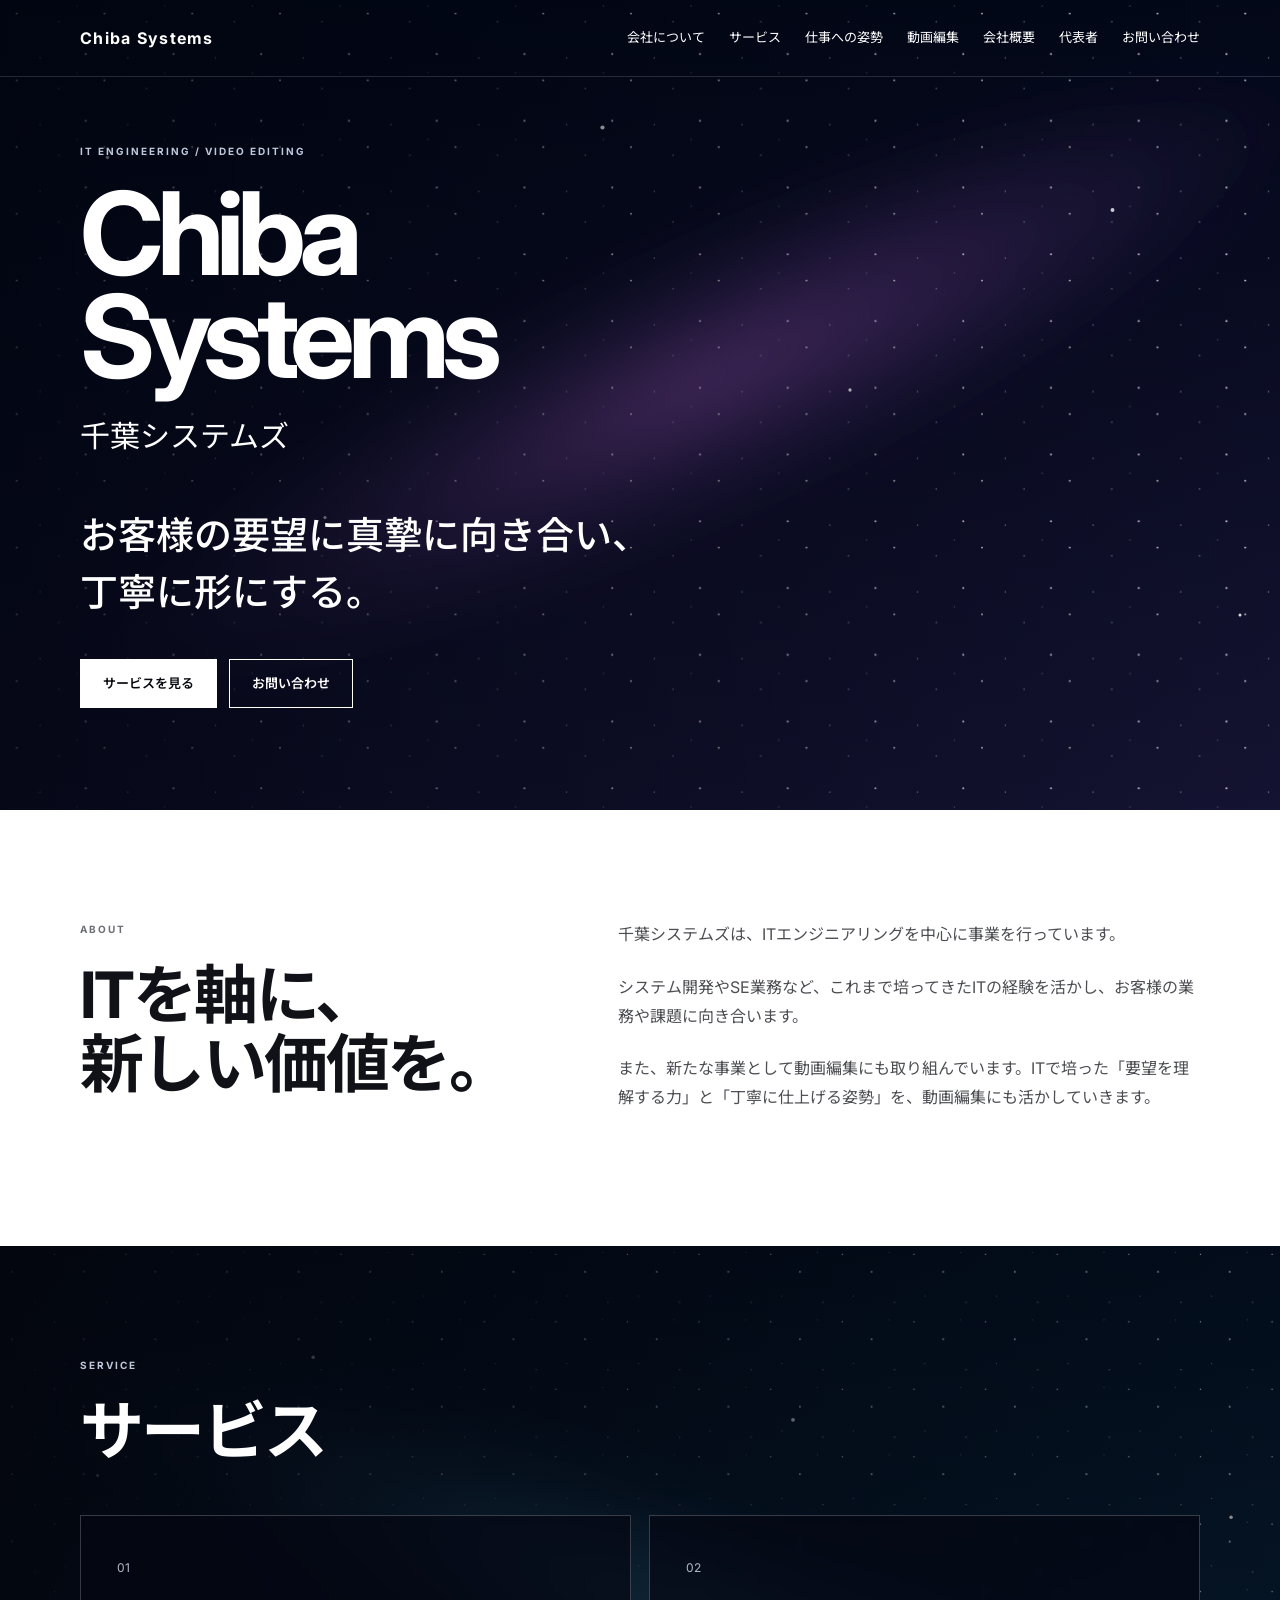
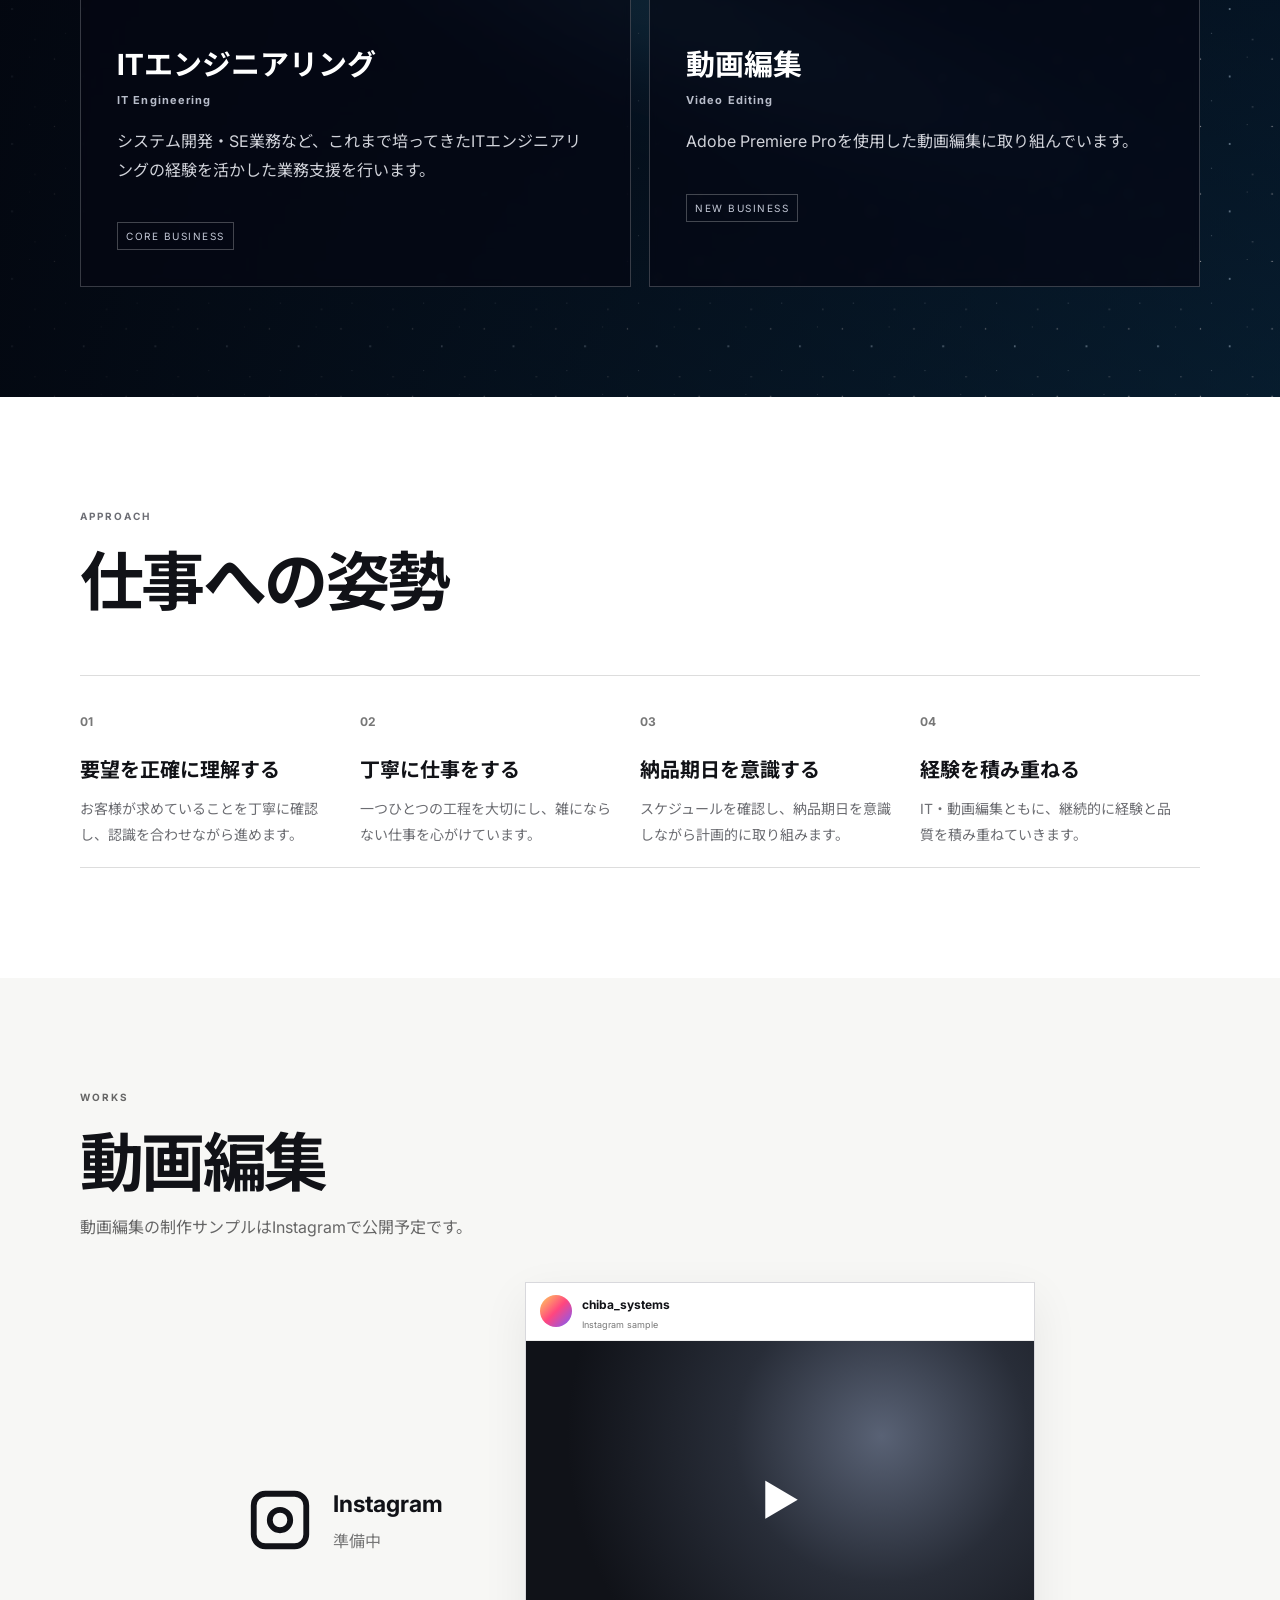
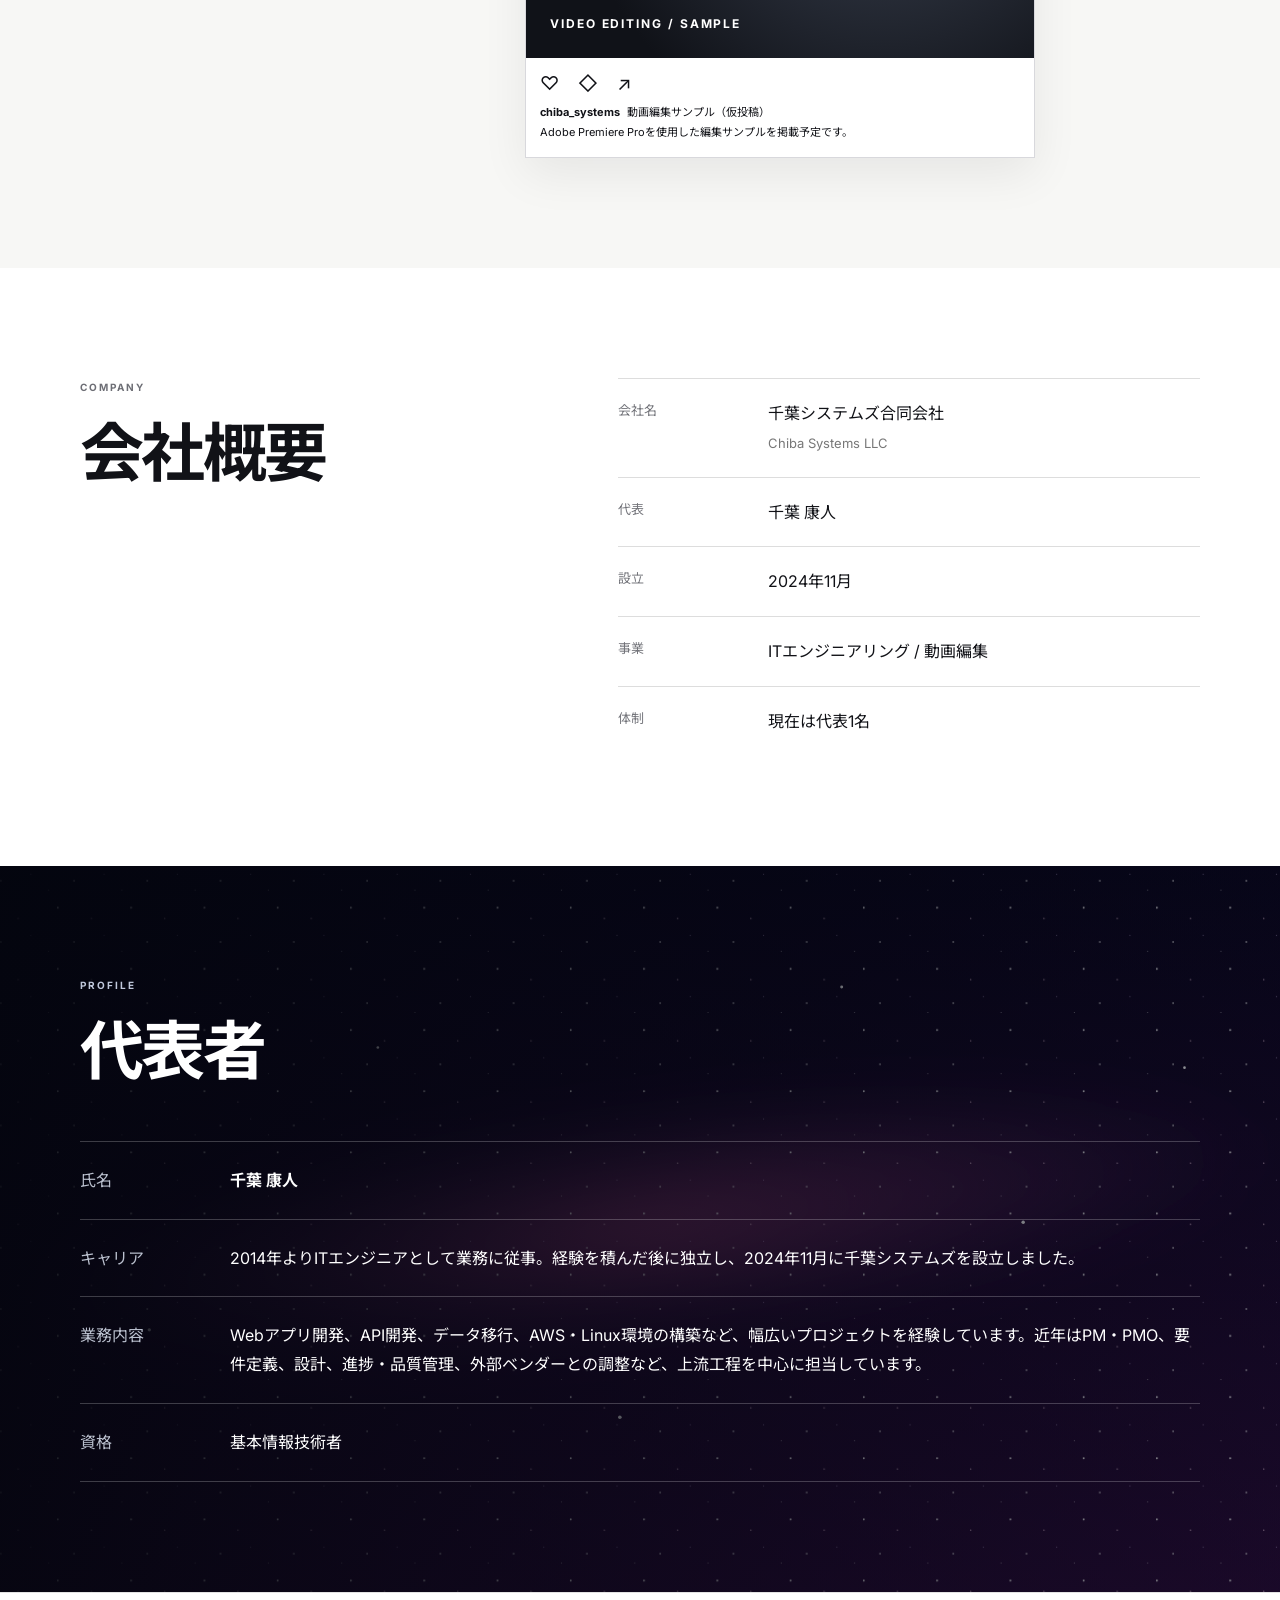
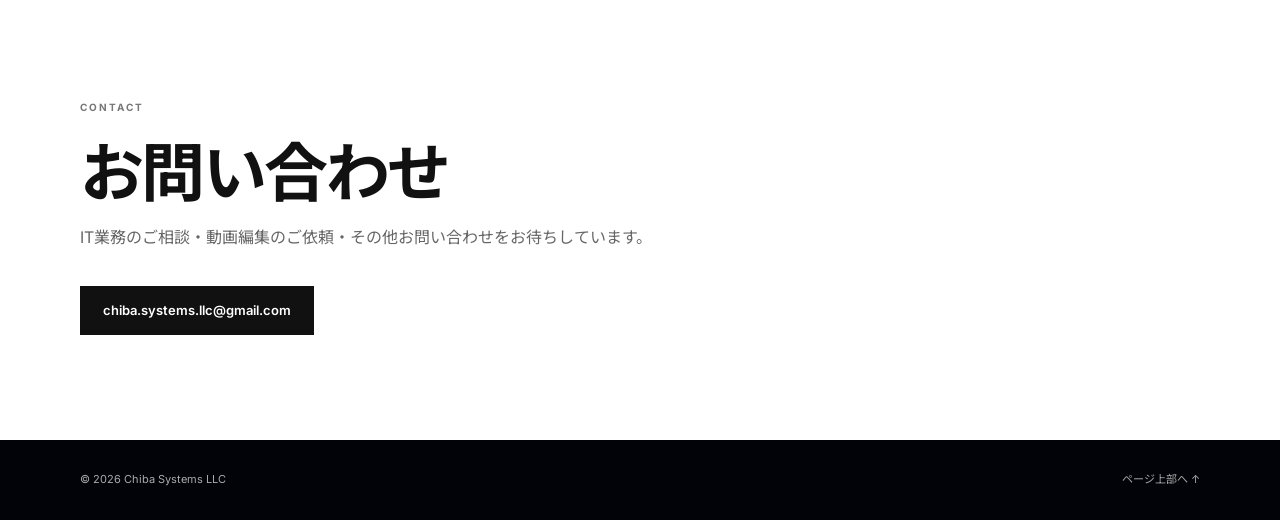
<file: index.html>
<!doctype html>
<html lang="ja"><head><meta charset="utf-8"><meta name="viewport" content="width=device-width,initial-scale=1">
<title>Chiba Systems LLC | 千葉システムズ合同会社</title>
<style>
@import url('https://fonts.googleapis.com/css2?family=Inter:wght@400;500;600;700&family=Noto+Sans+JP:wght@400;500;700&display=swap');
:root{--ink:#111217;--muted:#6d6e75;--line:#ddd;--paper:#f7f7f5}
*{box-sizing:border-box}html{scroll-behavior:smooth}body{margin:0;font-family:Inter,"Noto Sans JP",sans-serif;color:var(--ink);line-height:1.8;background:#fff}a{text-decoration:none;color:inherit}.container{width:min(1120px,calc(100% - 48px));margin:auto}
header{position:absolute;z-index:5;inset:0 0 auto;color:#fff;border-bottom:1px solid #ffffff24}.nav{height:76px;display:flex;align-items:center;justify-content:space-between}.logo{font-weight:700;letter-spacing:.08em}.nav nav{display:flex;gap:24px;font-size:13px}
.hero,.photo-section{background-size:cover;background-position:center;background-repeat:no-repeat}.hero{min-height:90vh;color:#fff;display:flex;align-items:center;background-image:linear-gradient(90deg,rgba(0,4,14,.76),rgba(0,5,20,.12)),url("stars-hero.svg")}.hero-inner{padding:130px 0 90px}.eyebrow{font-size:10px;font-weight:700;letter-spacing:.2em;color:var(--muted);margin:0 0 22px}.hero .eyebrow,.photo-section .eyebrow{color:#c0c8dc}.hero h1{margin:0;font-size:clamp(62px,9vw,126px);line-height:.9;letter-spacing:-.065em}.jp-name{font-size:clamp(20px,2.4vw,30px);margin:20px 0 44px}.motto{font-size:clamp(24px,3vw,38px);font-weight:500;line-height:1.5}.actions{display:flex;gap:12px;margin-top:38px}.button{display:inline-block;padding:12px 22px;border:1px solid currentColor;font-size:13px;font-weight:600}.hero .primary{background:#fff;color:#080910;border-color:#fff}
.section{padding:110px 0}.two-col{display:grid;grid-template-columns:1fr 1.3fr;gap:90px}.section h2,.contact h2{font-size:clamp(40px,5vw,66px);line-height:1.08;letter-spacing:-.04em;margin:0}.copy{color:#4d4e53}.copy p{margin:0 0 24px}
.photo-section{color:#fff;position:relative}.photo-section.service{background-image:linear-gradient(90deg,rgba(3,5,13,.91),rgba(5,8,20,.45)),url("stars-service.svg")}.photo-section.profile-night{background-image:linear-gradient(90deg,rgba(3,5,13,.90),rgba(4,7,18,.42)),url("stars-profile.svg")}
.cards{display:grid;grid-template-columns:1fr 1fr;gap:18px;margin-top:50px}.card{min-height:315px;padding:36px;border:1px solid #ffffff35;background:#050713a8;backdrop-filter:blur(4px)}.num{font-size:12px;color:#b3b9ca}.card h3{font-size:29px;margin:58px 0 12px}.card h3 span{display:block;font-size:11px;color:#b8bdca;letter-spacing:.1em}.card p{color:#d1d3da}.tag{display:inline-block;margin-top:22px;padding:4px 8px;border:1px solid #ffffff40;font-size:10px;letter-spacing:.15em;color:#c4c9d7}
.strengths{display:grid;grid-template-columns:repeat(4,1fr);margin-top:58px;border-top:1px solid var(--line)}.strengths>div{padding:30px 22px 20px 0;border-bottom:1px solid var(--line)}.strengths strong{font-size:12px;color:#777}.strengths h3{font-size:20px;margin:18px 0 8px}.strengths p{font-size:14px;color:#6c6d72;margin:0}
.works{background:var(--paper)}.works-head p{color:#666}.instagram-row{display:grid;grid-template-columns:250px minmax(380px,510px);gap:30px;align-items:center;justify-content:center;max-width:820px;margin:40px auto 0}.instagram-intro{display:flex;align-items:center;gap:18px}.instagram-intro svg{width:70px;height:70px}.instagram-intro h3{font-size:23px;margin:0}.instagram-intro p{margin:2px 0 0;color:#777}.instagram-embed{background:#fff;border:1px solid #d8d8dc;box-shadow:0 16px 44px #00000012}.ig-head{height:58px;display:flex;align-items:center;gap:10px;padding:0 14px;border-bottom:1px solid #eee}.avatar{width:32px;height:32px;border-radius:50%;background:linear-gradient(135deg,#ffd15a,#ff467f,#785cff)}.ig-head strong{font-size:12px}.ig-head span{display:block;font-size:9px;color:#777}.ig-photo{aspect-ratio:16/10;position:relative;overflow:hidden;background:radial-gradient(circle at 70% 30%,#596275,#282d38 35%,#101218 75%)}.ig-photo:before{content:"VIDEO EDITING / SAMPLE";position:absolute;left:24px;bottom:24px;color:#fff;font-size:12px;font-weight:700;letter-spacing:.16em}.ig-photo:after{content:"▶";position:absolute;inset:0;display:grid;place-items:center;color:#fff;font-size:42px}.ig-actions{padding:9px 14px 2px;font-size:19px;letter-spacing:7px}.ig-caption{padding:0 14px 14px;font-size:11px}.ig-caption strong{margin-right:7px}
.company dl{margin:0}.company dl>div{display:grid;grid-template-columns:150px 1fr;padding:20px 0;border-top:1px solid var(--line)}dt{font-size:13px;color:#73747a}dd{margin:0}dd span{font-size:13px;color:#777}
.profile{margin-top:56px;border-top:1px solid #ffffff38;text-align:left}.profile-row{display:grid;grid-template-columns:150px 1fr;padding:24px 0;border-bottom:1px solid #ffffff38}.profile-row p{margin:0;text-align:left}.label{color:#bbc1cf;text-align:left}
.contact{padding:105px 0;color:#111;background:#fff!important;background-image:none!important;border-top:1px solid #e2e2e2;text-align:left!important}.contact .container{text-align:left!important}.contact .eyebrow{color:#777}.contact p{color:#666}.contact .button{background:#111;color:#fff;border-color:#111;margin-top:18px}
footer{background:#020308;color:#aaa}.footer{height:80px;display:flex;align-items:center;justify-content:space-between;font-size:11px}
@media(max-width:800px){.container{width:min(100% - 32px,1120px)}.nav nav{display:none}.hero{min-height:80vh}.hero h1{font-size:62px}.section{padding:78px 0}.two-col,.cards{grid-template-columns:1fr;gap:38px}.strengths{grid-template-columns:1fr 1fr}.instagram-row{grid-template-columns:1fr;gap:22px}.instagram-intro{justify-content:flex-start}.instagram-embed{width:100%}.profile-row,.company dl>div{grid-template-columns:110px 1fr}}@media(max-width:500px){.strengths{grid-template-columns:1fr}.actions{flex-direction:column;align-items:flex-start}}
</style></head><body>
<header><div class="container nav"><a class="logo" href="#top">Chiba Systems</a><nav><a href="#about">会社について</a><a href="#service">サービス</a><a href="#strength">仕事への姿勢</a><a href="#works">動画編集</a><a href="#company">会社概要</a><a href="#profile">代表者</a><a href="#contact">お問い合わせ</a></nav></div></header><main id="top">
<section class="hero"><div class="container hero-inner"><p class="eyebrow">IT ENGINEERING / VIDEO EDITING</p><h1>Chiba<br>Systems</h1><p class="jp-name">千葉システムズ</p><p class="motto">お客様の要望に真摯に向き合い、<br>丁寧に形にする。</p><div class="actions"><a class="button primary" href="#service">サービスを見る</a><a class="button" href="#contact">お問い合わせ</a></div></div></section>
<section id="about" class="section"><div class="container two-col"><div><p class="eyebrow">ABOUT</p><h2>ITを軸に、<br>新しい価値を。</h2></div><div class="copy"><p>千葉システムズは、ITエンジニアリングを中心に事業を行っています。</p><p>システム開発やSE業務など、これまで培ってきたITの経験を活かし、お客様の業務や課題に向き合います。</p><p>また、新たな事業として動画編集にも取り組んでいます。ITで培った「要望を理解する力」と「丁寧に仕上げる姿勢」を、動画編集にも活かしていきます。</p></div></div></section>
<section id="service" class="section photo-section service"><div class="container"><p class="eyebrow">SERVICE</p><h2>サービス</h2><div class="cards"><article class="card"><span class="num">01</span><h3>ITエンジニアリング<span>IT Engineering</span></h3><p>システム開発・SE業務など、これまで培ってきたITエンジニアリングの経験を活かした業務支援を行います。</p><span class="tag">CORE BUSINESS</span></article><article class="card"><span class="num">02</span><h3>動画編集<span>Video Editing</span></h3><p>Adobe Premiere Proを使用した動画編集に取り組んでいます。</p><span class="tag">NEW BUSINESS</span></article></div></div></section>
<section id="strength" class="section"><div class="container"><p class="eyebrow">APPROACH</p><h2>仕事への姿勢</h2><div class="strengths"><div><strong>01</strong><h3>要望を正確に理解する</h3><p>お客様が求めていることを丁寧に確認し、認識を合わせながら進めます。</p></div><div><strong>02</strong><h3>丁寧に仕事をする</h3><p>一つひとつの工程を大切にし、雑にならない仕事を心がけています。</p></div><div><strong>03</strong><h3>納品期日を意識する</h3><p>スケジュールを確認し、納品期日を意識しながら計画的に取り組みます。</p></div><div><strong>04</strong><h3>経験を積み重ねる</h3><p>IT・動画編集ともに、継続的に経験と品質を積み重ねていきます。</p></div></div></div></section>
<section id="works" class="section works"><div class="container"><div class="works-head"><p class="eyebrow">WORKS</p><h2>動画編集</h2><p>動画編集の制作サンプルはInstagramで公開予定です。</p></div><div class="instagram-row"><div class="instagram-intro"><svg viewBox="0 0 24 24"><path fill="currentColor" d="M7 2h10a5 5 0 0 1 5 5v10a5 5 0 0 1-5 5H7a5 5 0 0 1-5-5V7a5 5 0 0 1 5-5Zm0 2a3 3 0 0 0-3 3v10a3 3 0 0 0 3 3h10a3 3 0 0 0 3-3V7a3 3 0 0 0-3-3H7Zm5 3.5A4.5 4.5 0 1 1 7.5 12 4.5 4.5 0 0 1 12 7.5Zm0 2A2.5 2.5 0 1 0 14.5 12 2.5 2.5 0 0 0 12 9.5Z"/></svg><div><h3>Instagram</h3><p>準備中</p></div></div><div class="instagram-embed"><div class="ig-head"><div class="avatar"></div><div><strong>chiba_systems</strong><span>Instagram sample</span></div></div><div class="ig-photo"></div><div class="ig-actions">♡ ◇ ↗</div><div class="ig-caption"><strong>chiba_systems</strong>動画編集サンプル（仮投稿）<br>Adobe Premiere Proを使用した編集サンプルを掲載予定です。</div></div></div></div></section>
<section id="company" class="section company"><div class="container two-col"><div><p class="eyebrow">COMPANY</p><h2>会社概要</h2></div><dl><div><dt>会社名</dt><dd>千葉システムズ合同会社<br><span>Chiba Systems LLC</span></dd></div><div><dt>代表</dt><dd>千葉 康人</dd></div><div><dt>設立</dt><dd>2024年11月</dd></div><div><dt>事業</dt><dd>ITエンジニアリング / 動画編集</dd></div><div><dt>体制</dt><dd>現在は代表1名</dd></div></dl></div></section>
<section id="profile" class="section photo-section profile-night"><div class="container"><p class="eyebrow">PROFILE</p><h2>代表者</h2><div class="profile"><div class="profile-row"><div class="label">氏名</div><p><strong>千葉 康人</strong></p></div><div class="profile-row"><div class="label">キャリア</div><p>2014年よりITエンジニアとして業務に従事。経験を積んだ後に独立し、2024年11月に千葉システムズを設立しました。</p></div><div class="profile-row"><div class="label">業務内容</div><p>Webアプリ開発、API開発、データ移行、AWS・Linux環境の構築など、幅広いプロジェクトを経験しています。近年はPM・PMO、要件定義、設計、進捗・品質管理、外部ベンダーとの調整など、上流工程を中心に担当しています。</p></div><div class="profile-row"><div class="label">資格</div><p>基本情報技術者</p></div></div></div></section>
<section id="contact" class="contact"><div class="container"><p class="eyebrow">CONTACT</p><h2>お問い合わせ</h2><p>IT業務のご相談・動画編集のご依頼・その他お問い合わせをお待ちしています。</p><a class="button" href="mailto:chiba.systems.llc@gmail.com">chiba.systems.llc@gmail.com</a></div></section>
</main><footer><div class="container footer"><span>© 2026 Chiba Systems LLC</span><a href="#top">ページ上部へ ↑</a></div></footer></body></html>
</file>
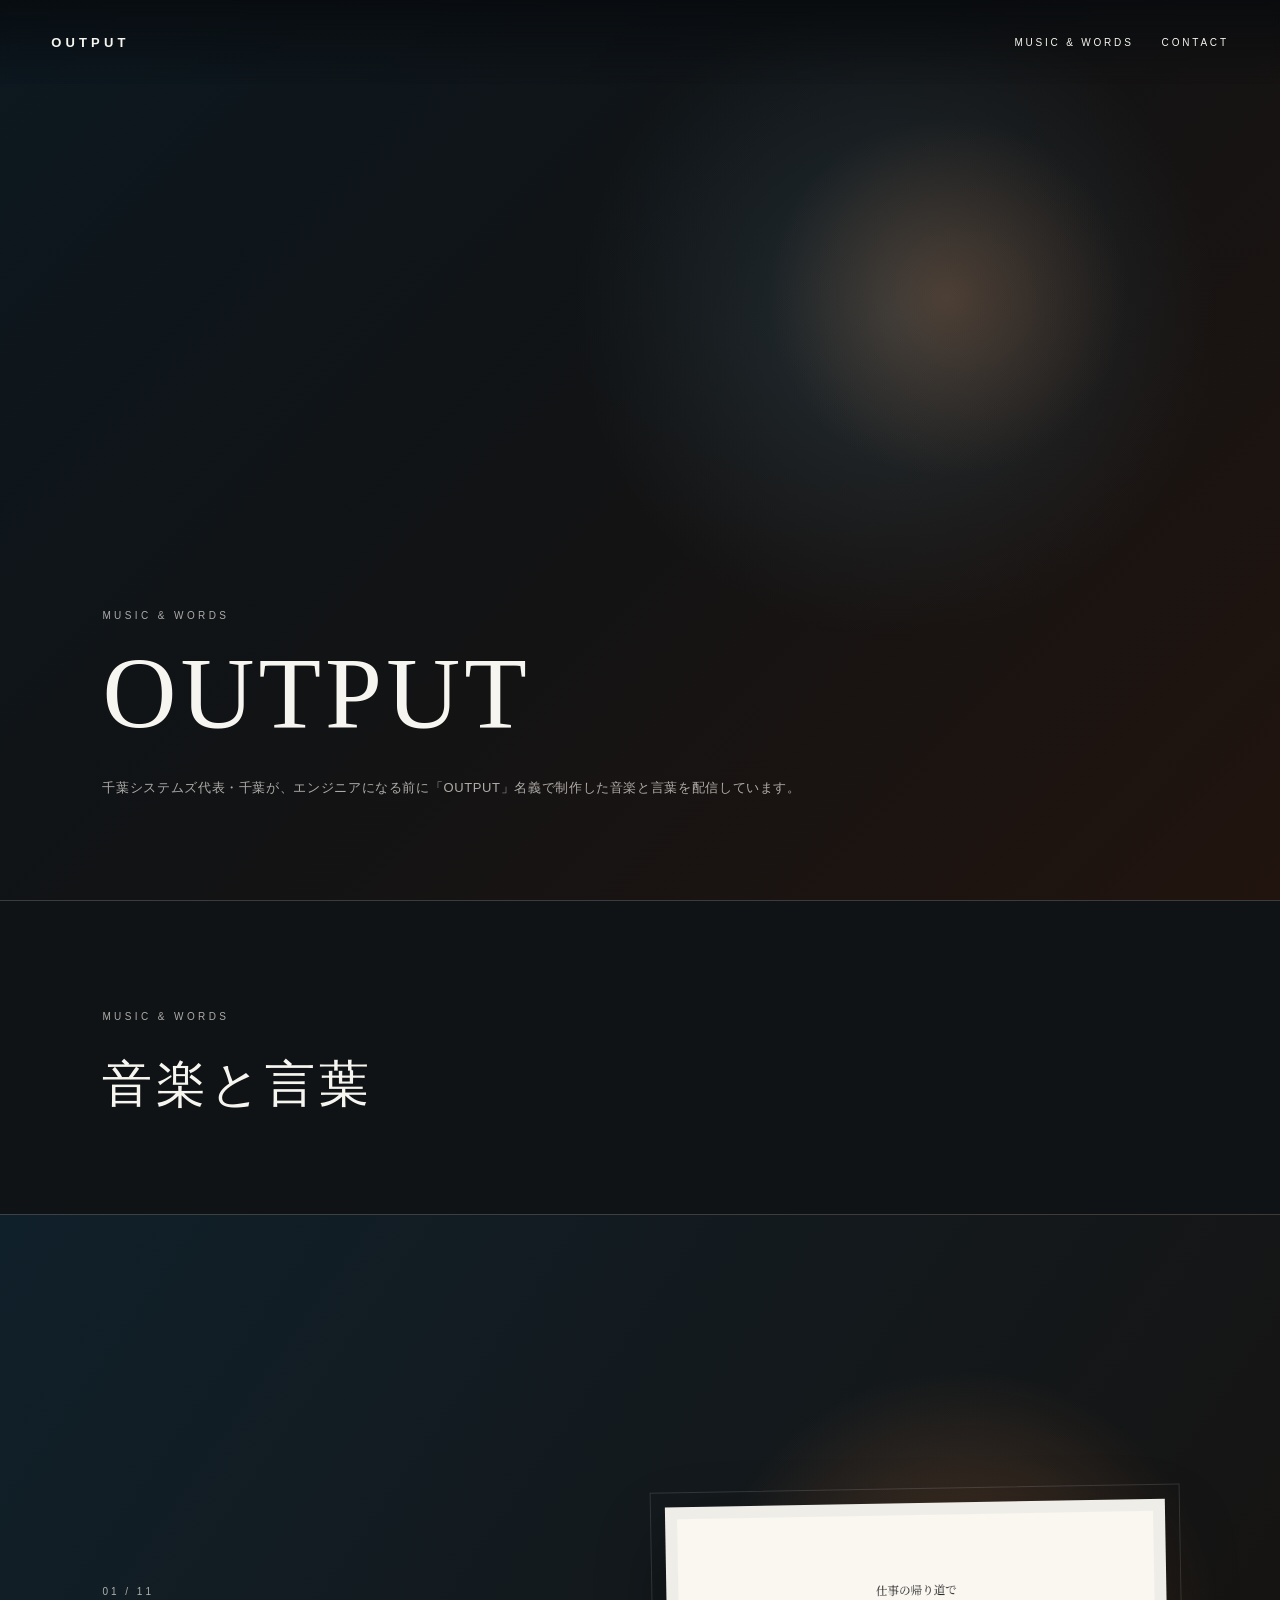
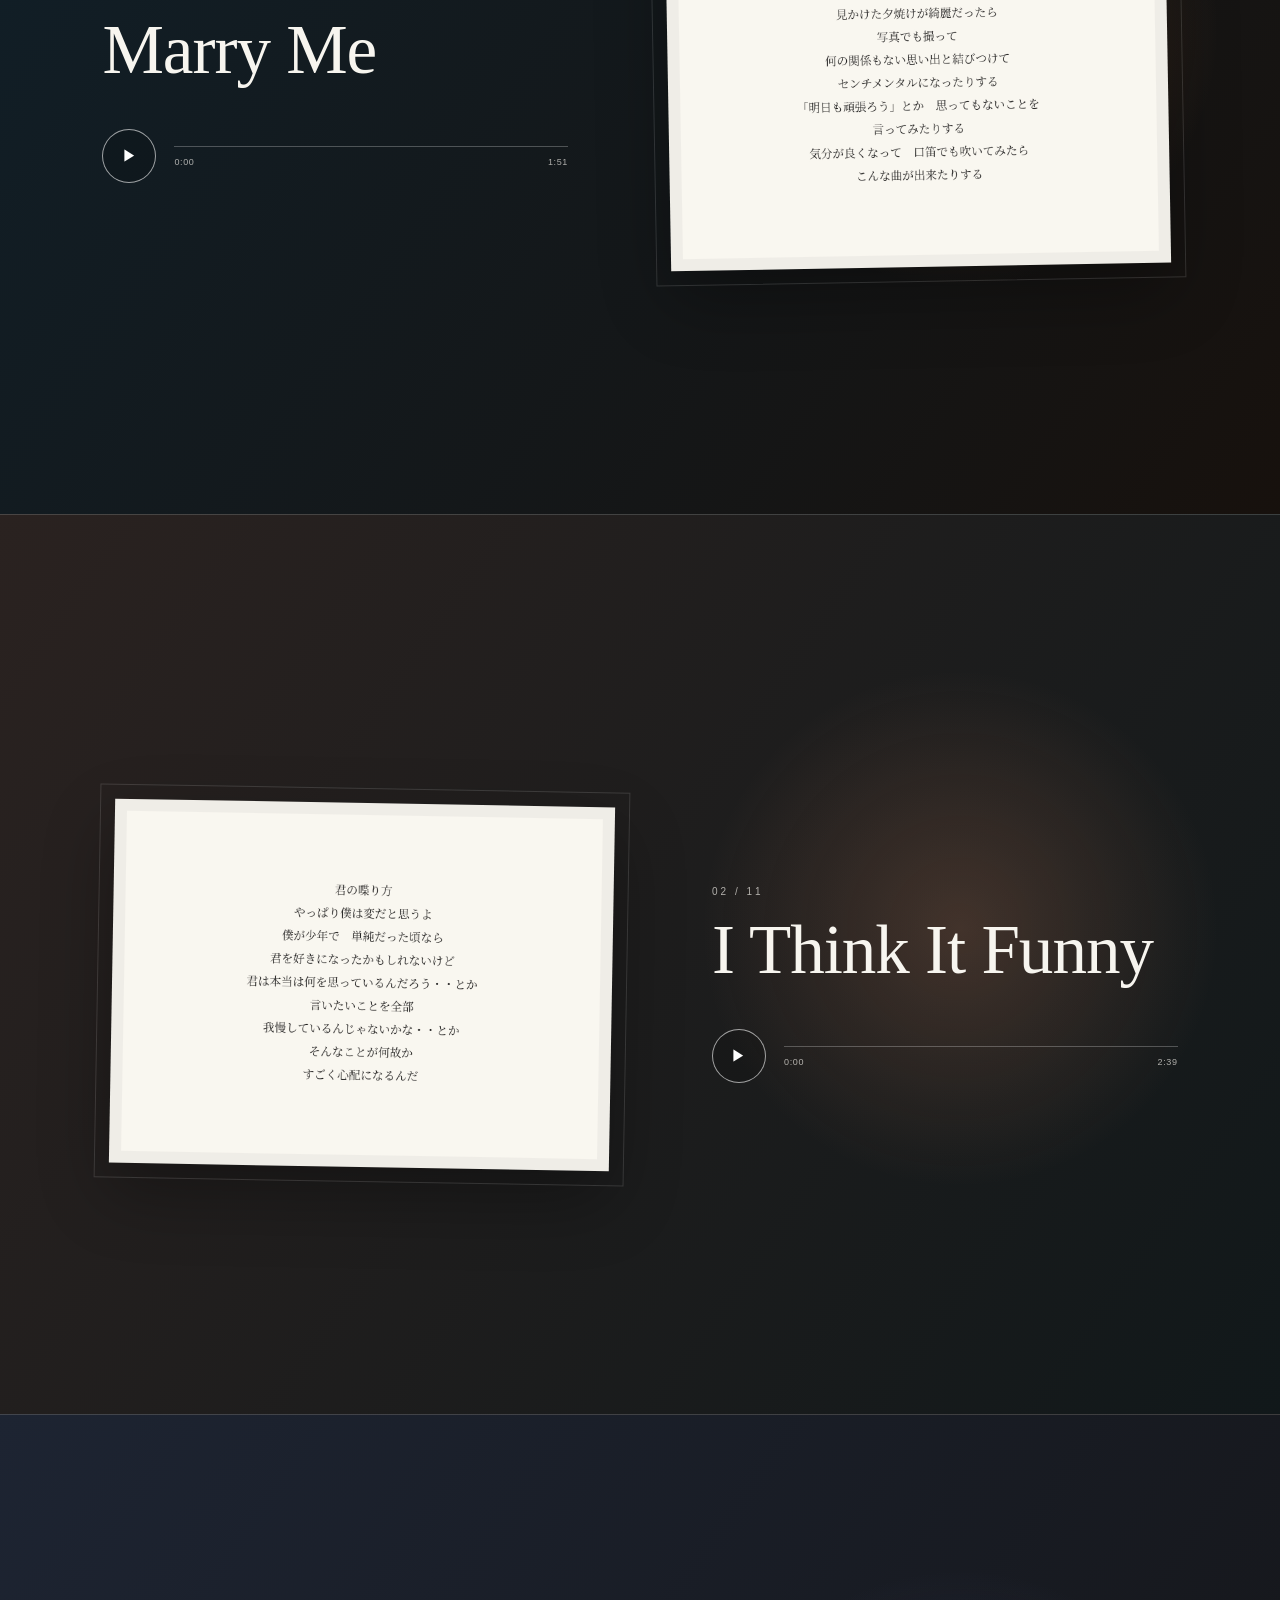
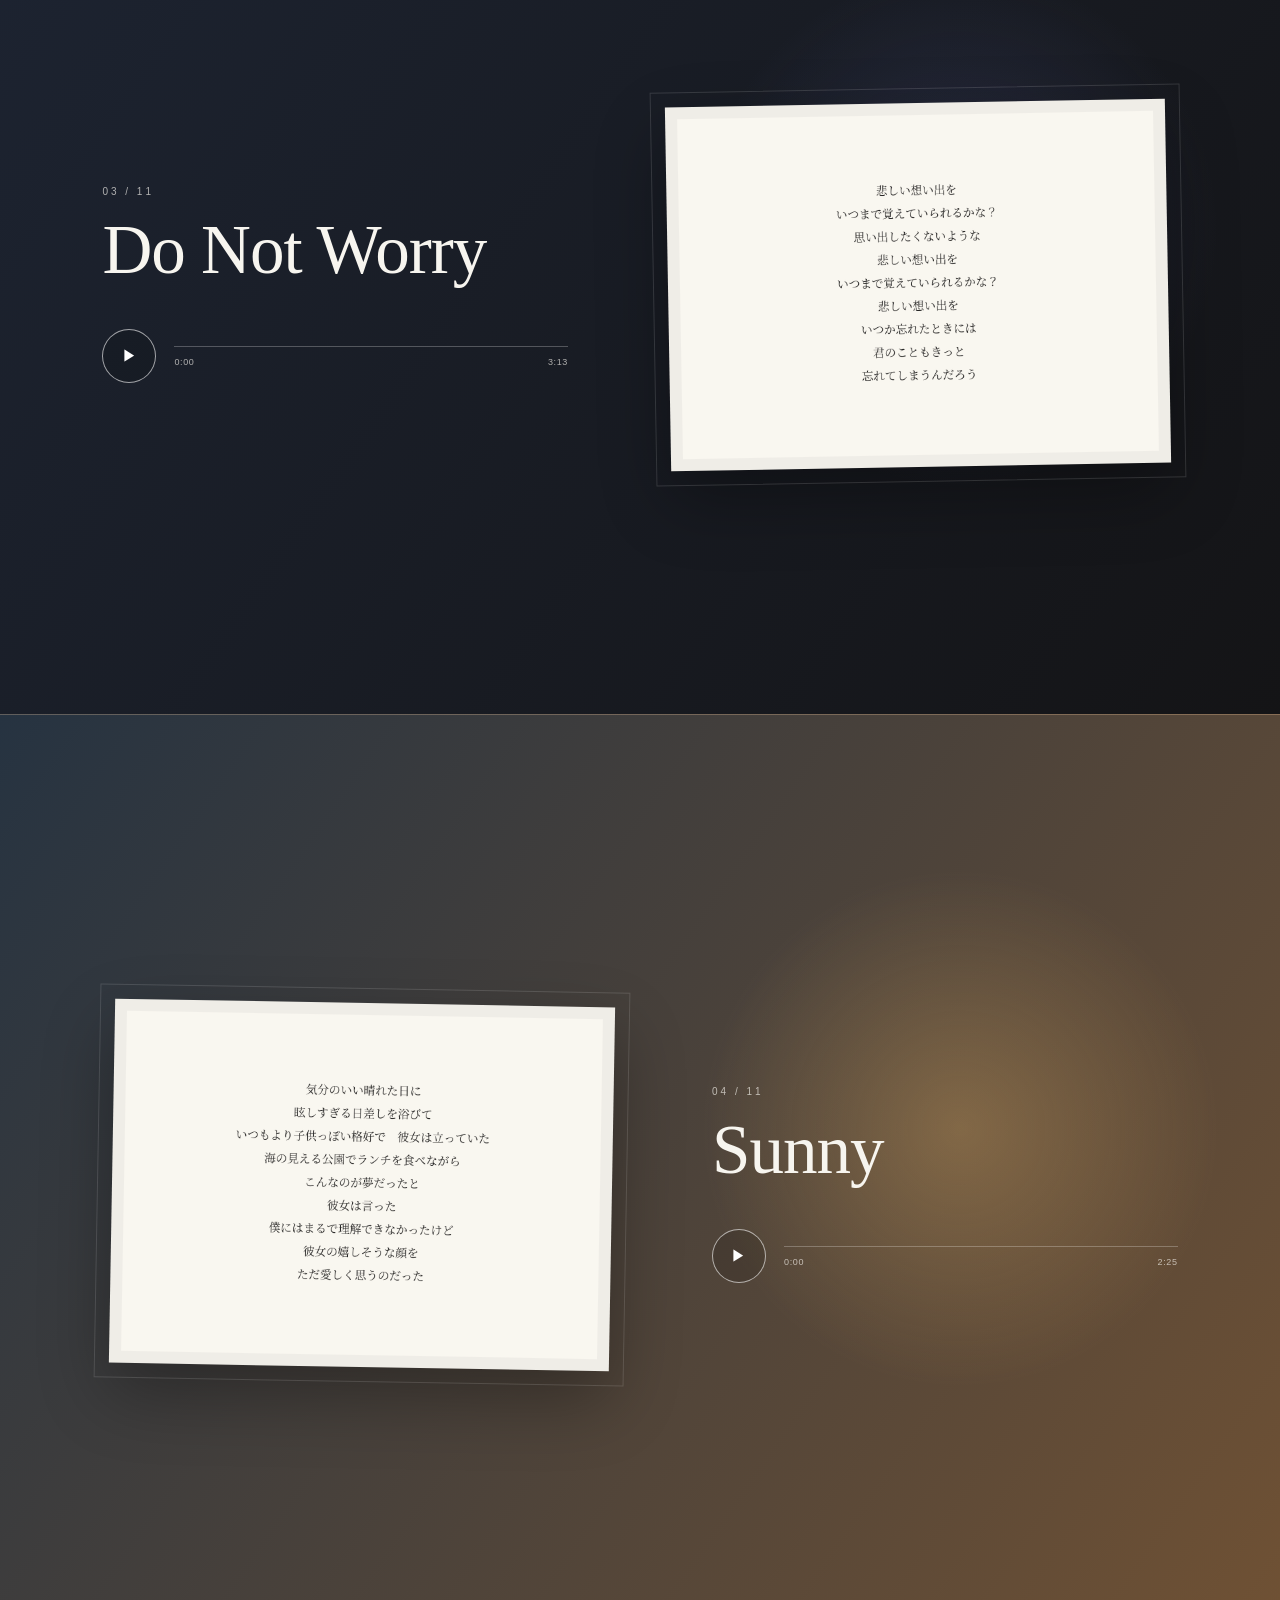
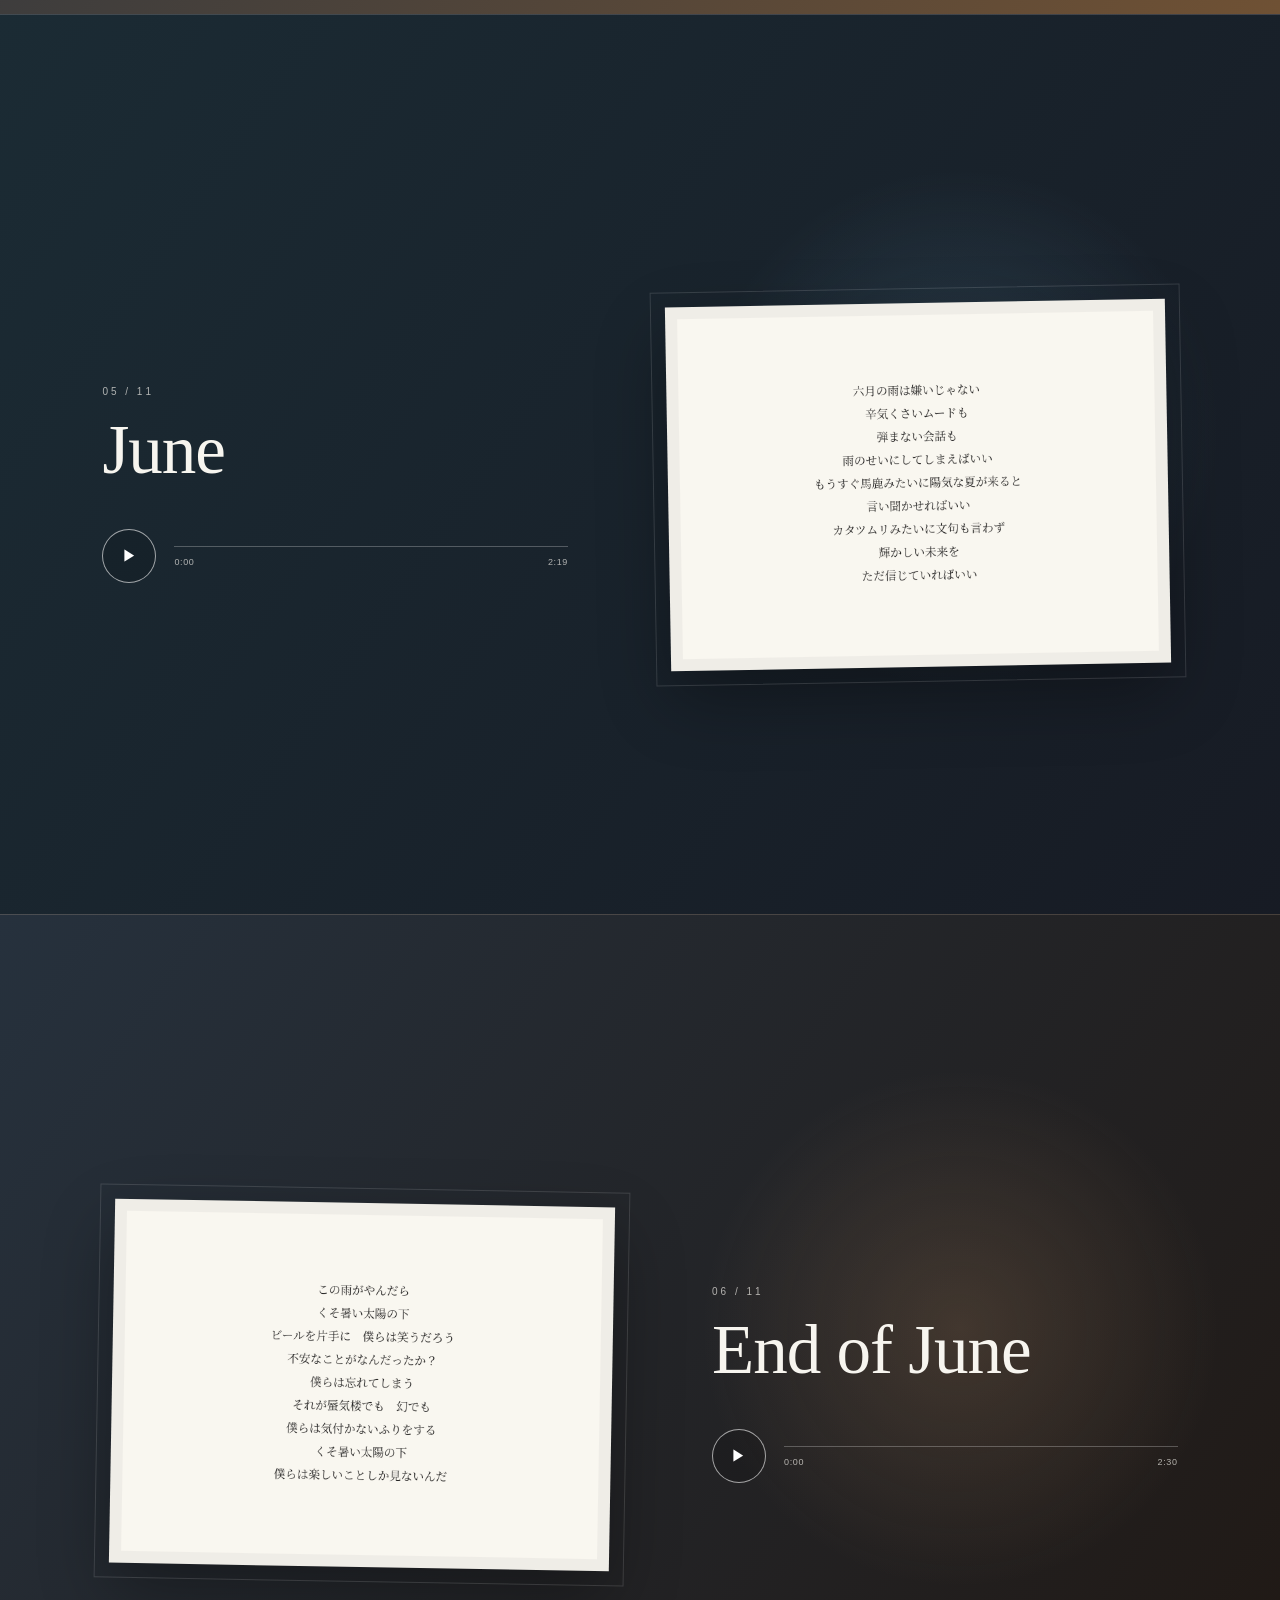
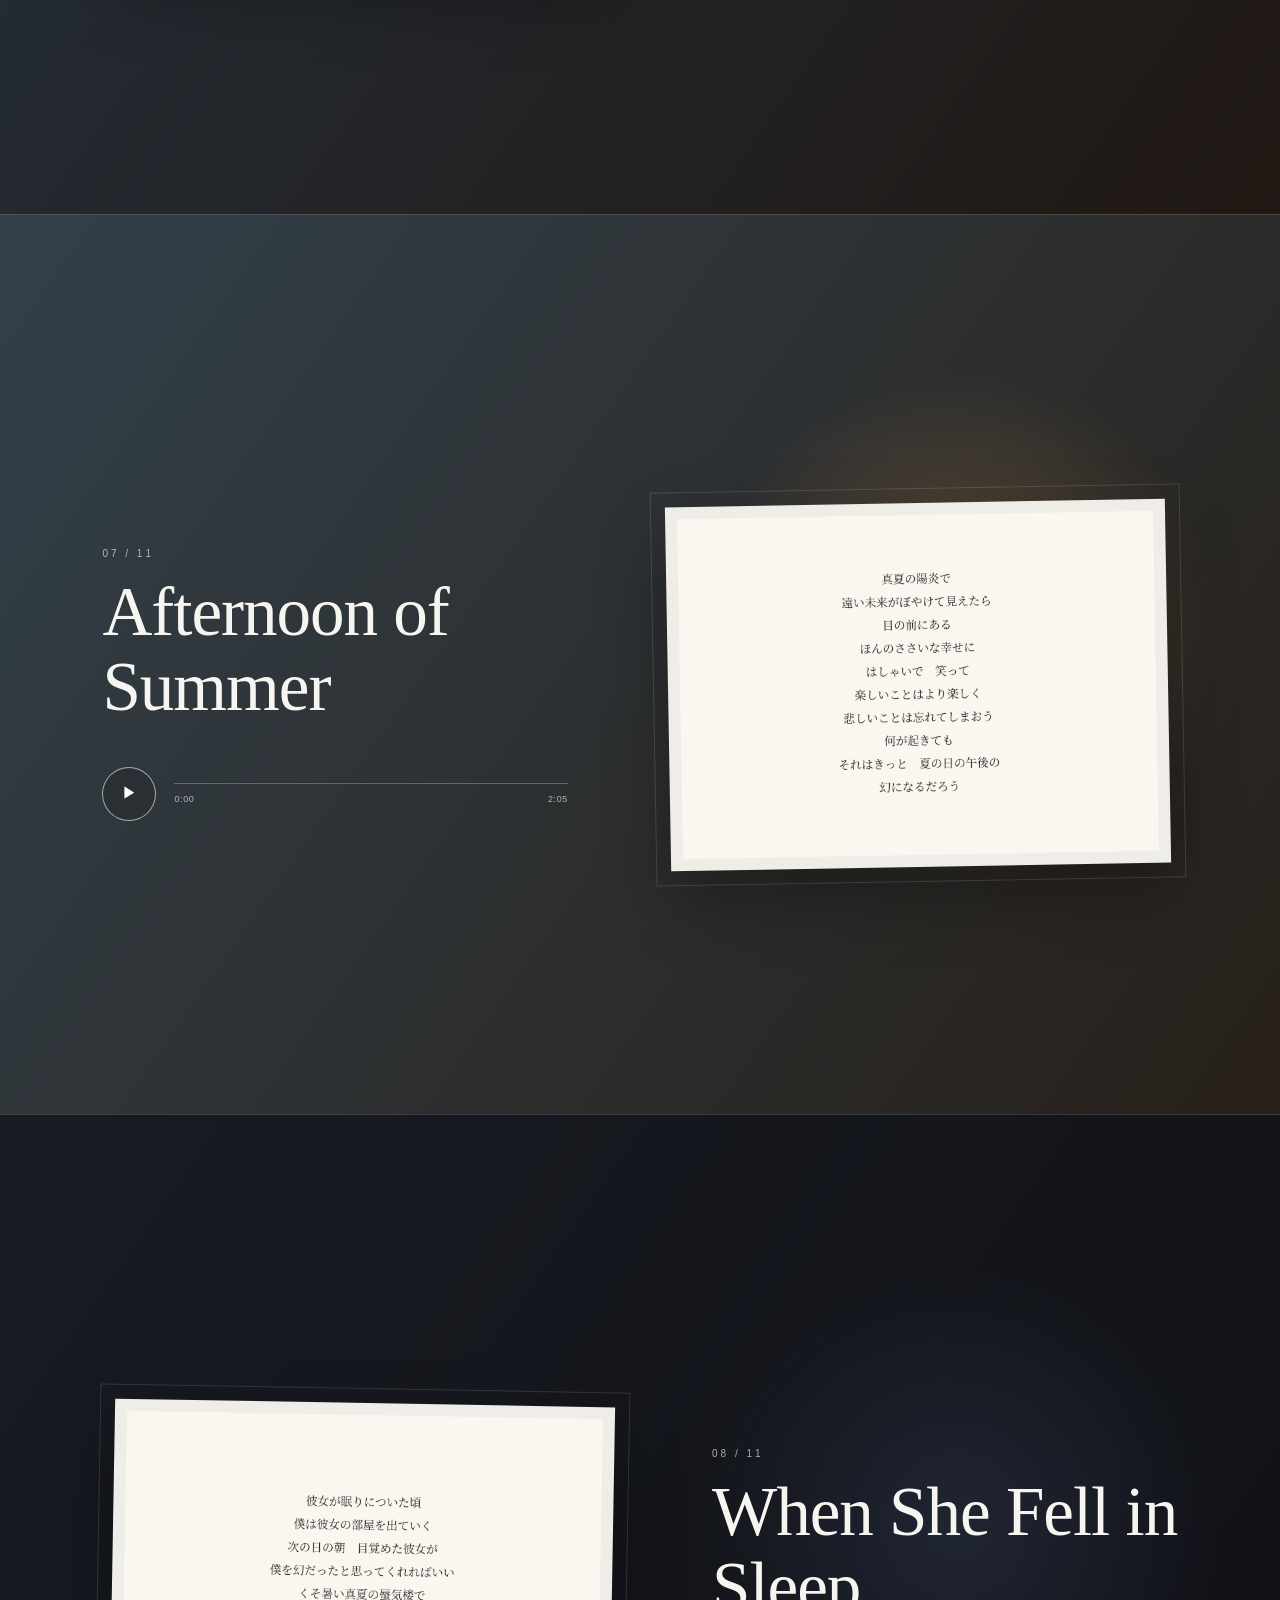
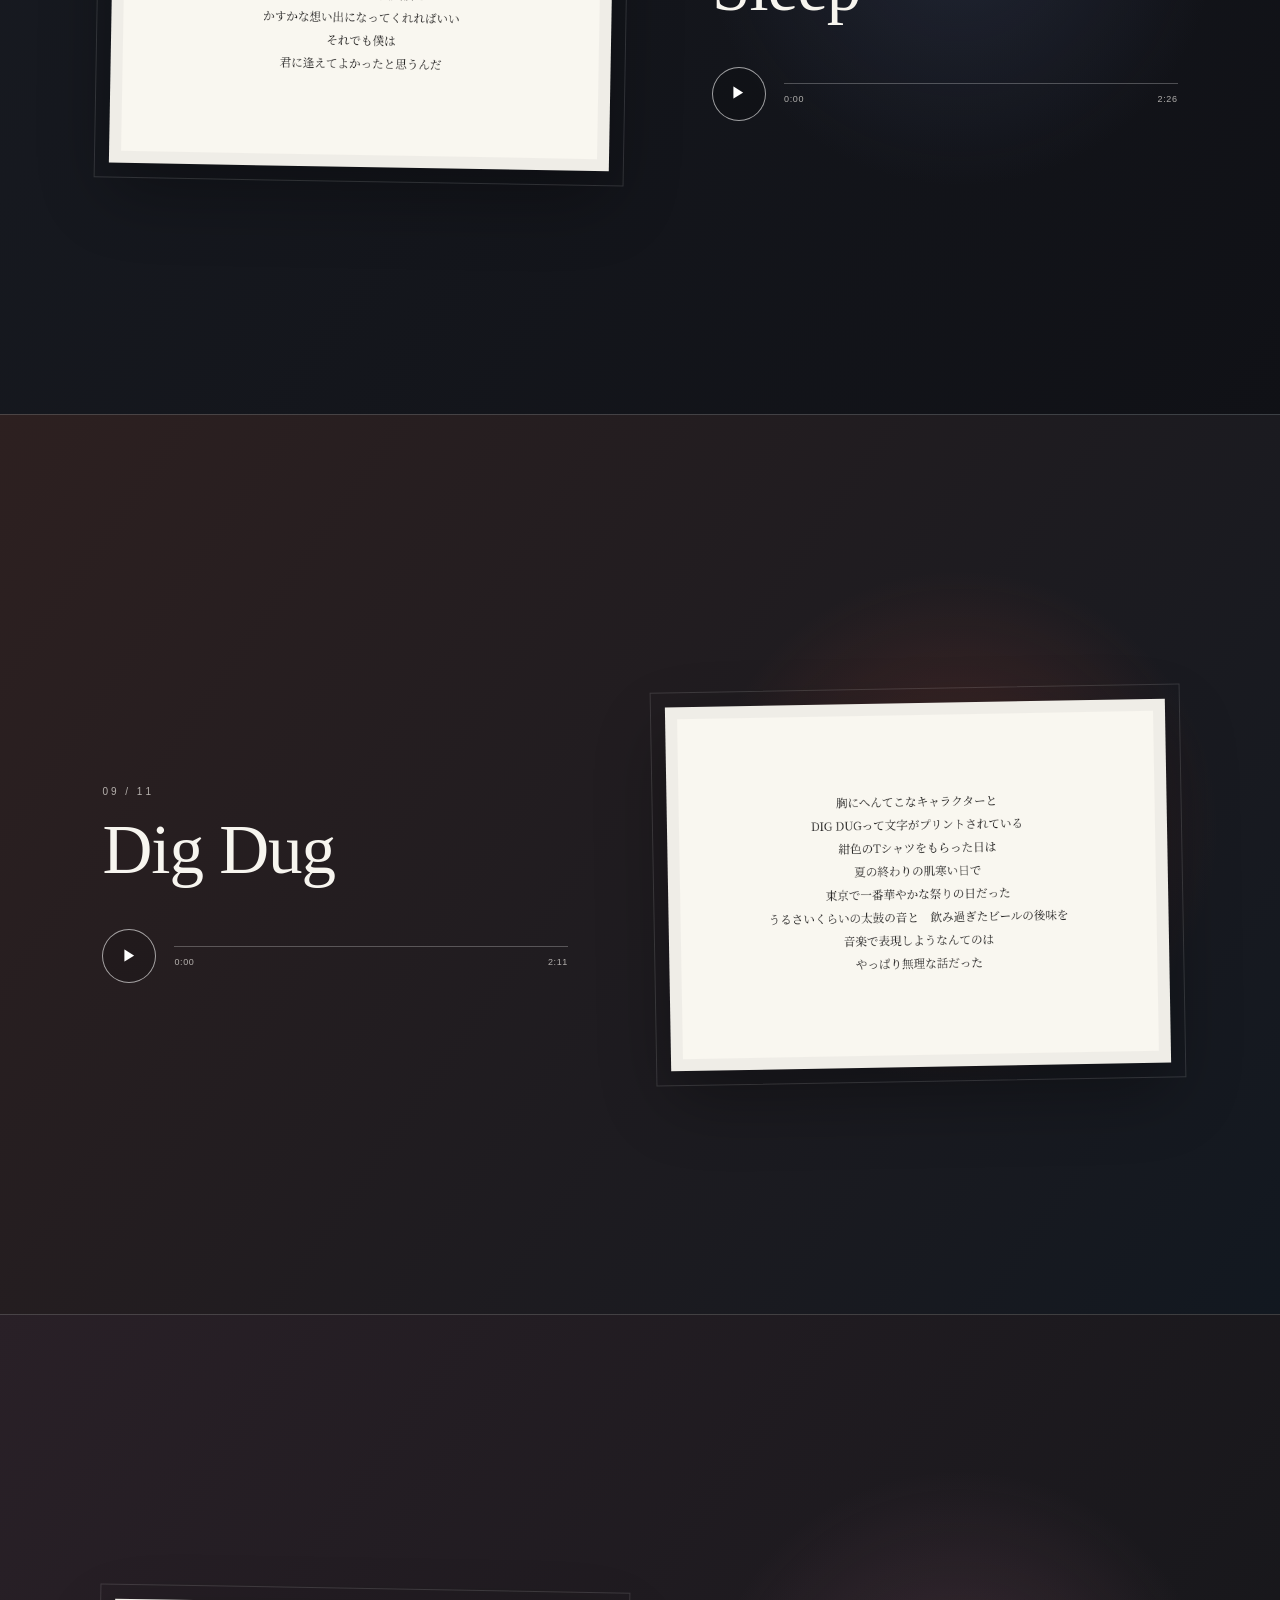
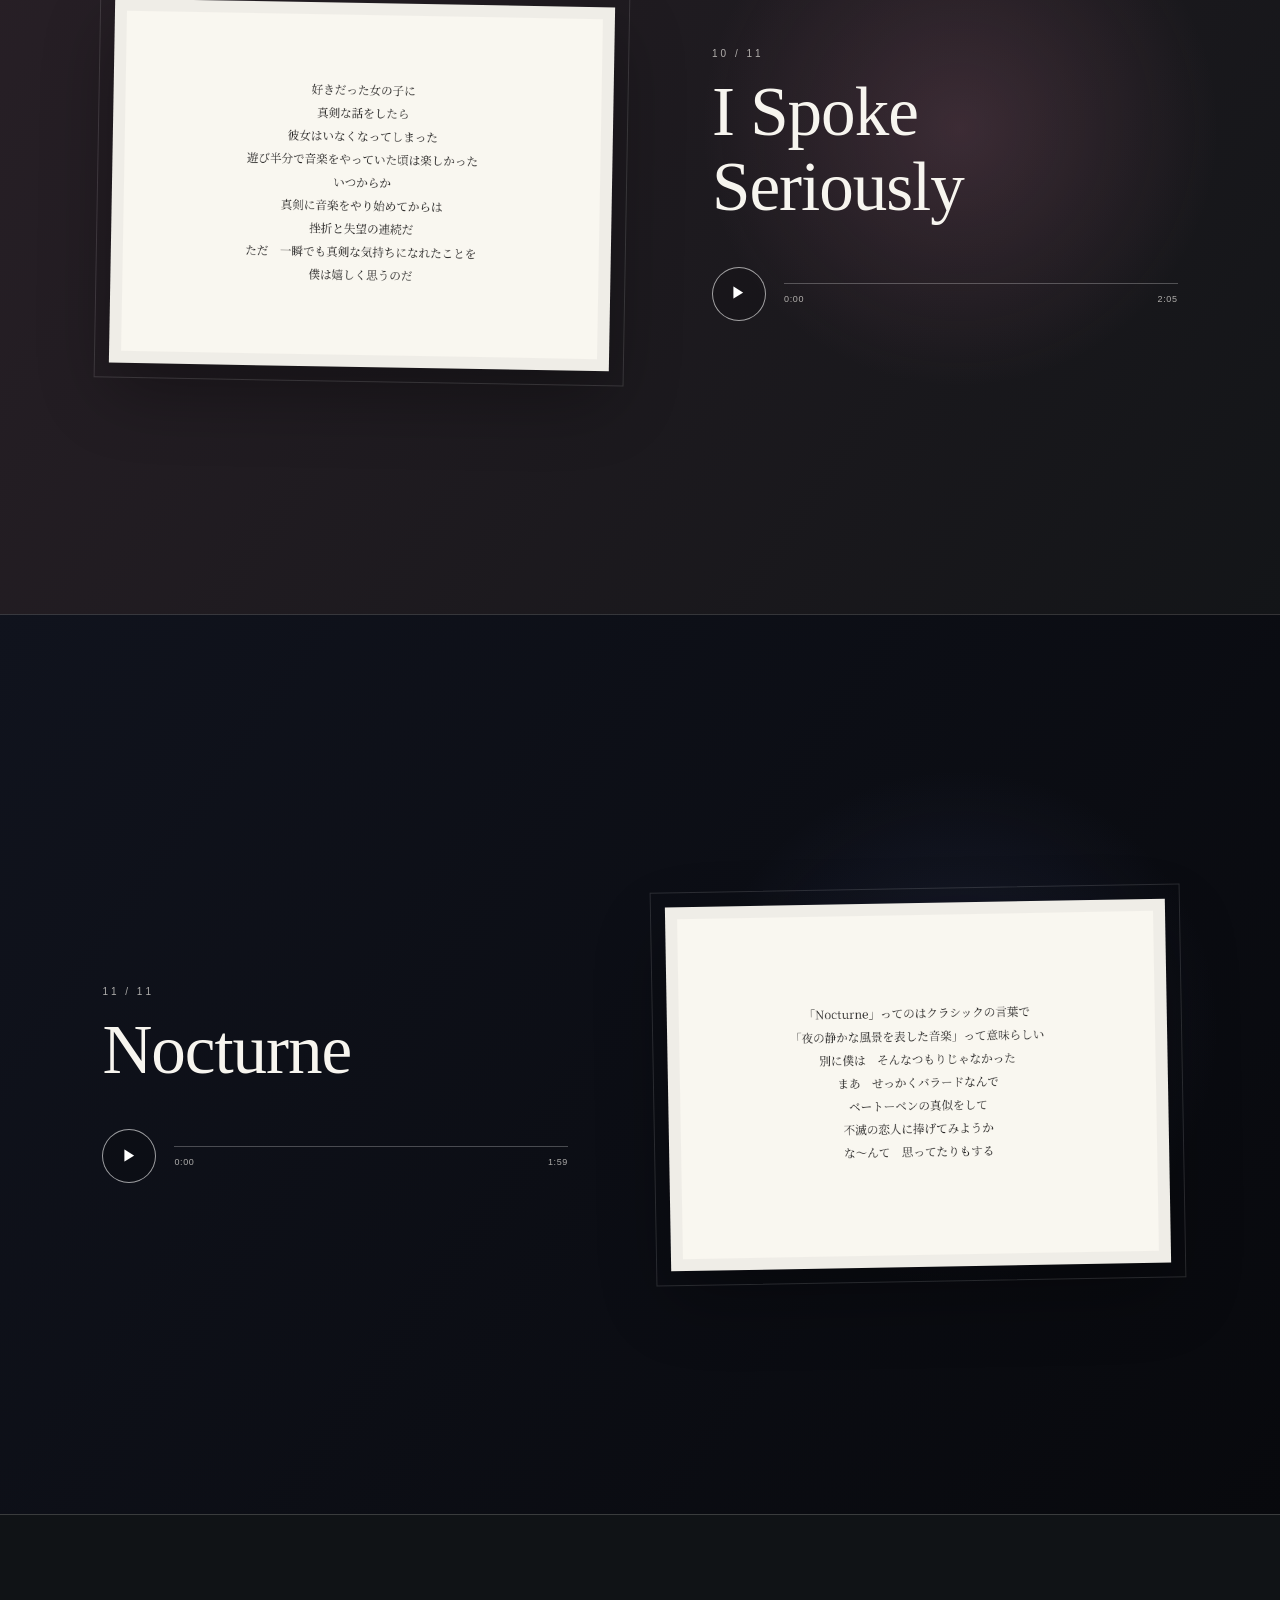
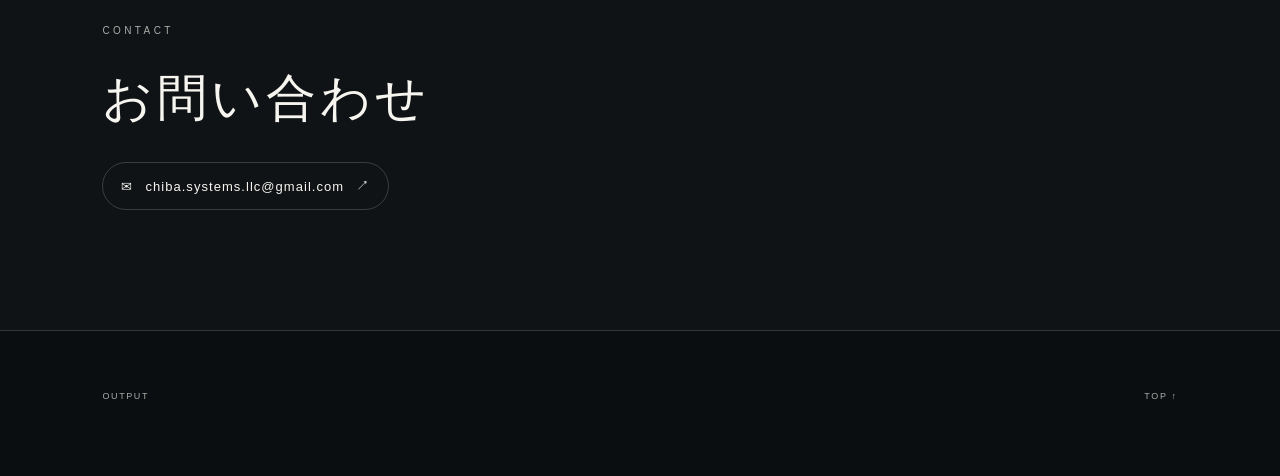
<file: output/index.html>
<!doctype html>
<html lang="ja">
<head>
<meta charset="utf-8">
<meta name="viewport" content="width=device-width, initial-scale=1">
<title>OUTPUT | MUSIC & WORDS</title>
<link rel="stylesheet" href="style.css">
</head>
<body id="top">
<header class="site-header"><a class="brand" href="#top">OUTPUT</a><nav><a href="#top">MUSIC &amp; WORDS</a><a href="#contact">CONTACT</a></nav></header>
<main>
<section class="hero"><div class="hero-inner"><p class="kicker">MUSIC &amp; WORDS</p><h1>OUTPUT</h1><p class="concept">千葉システムズ代表・千葉が、エンジニアになる前に「OUTPUT」名義で制作した音楽と言葉を配信しています。</p></div></section>
<section id="works" class="works"><div class="section-head"><p class="kicker">MUSIC &amp; WORDS</p><h2>音楽と言葉</h2></div><div id="track-list" class="track-list"></div></section>
<section id="contact" class="contact"><div class="contact-inner"><p class="kicker">CONTACT</p><h2>お問い合わせ</h2><a class="mail-button" href="mailto:chiba.systems.llc@gmail.com" aria-label="メールを作成してお問い合わせ"><span class="mail-icon" aria-hidden="true">✉</span><span>chiba.systems.llc@gmail.com</span><span aria-hidden="true">↗</span></a></div></section>
</main>
<footer><span>OUTPUT</span><a href="#top">TOP ↑</a></footer>
<script src="script.js"></script>
</body>
</html>
</file>
<file: output/style.css>
:root{--ink:#f7f5ef;--muted:rgba(247,245,239,.68);--line:rgba(247,245,239,.18);--bg:#0d1116}*{box-sizing:border-box}html{scroll-behavior:smooth;background:var(--bg)}body{margin:0;color:var(--ink);background:var(--bg);font-family:-apple-system,BlinkMacSystemFont,"Hiragino Sans","Yu Gothic","Noto Sans JP",sans-serif;letter-spacing:.04em}a{color:inherit;text-decoration:none}.site-header{position:fixed;inset:0 0 auto;height:84px;z-index:50;display:flex;justify-content:space-between;align-items:center;padding:0 4vw;background:linear-gradient(to bottom,rgba(7,10,13,.78),rgba(7,10,13,0));backdrop-filter:blur(4px)}.brand{font-size:13px;letter-spacing:.32em;font-weight:700}.site-header nav{display:flex;gap:28px}.site-header nav a{font-size:10px;letter-spacing:.28em}.hero{position:relative;min-height:100vh;display:grid;align-items:end;padding:15vh 8vw 11vh;overflow:hidden;background:radial-gradient(circle at 74% 33%,rgba(220,135,79,.23),transparent 16%),radial-gradient(circle at 70% 35%,rgba(69,102,116,.32),transparent 30%),linear-gradient(135deg,#0c1820 0%,#111315 45%,#21140e 100%)}.hero-inner{position:relative;z-index:2}.kicker{margin:0 0 22px;color:var(--muted);font-size:10px;letter-spacing:.34em}.hero h1{margin:0;font:400 clamp(48px,8vw,110px)/1 Georgia,"Times New Roman",serif;letter-spacing:.04em}.concept{max-width:none;margin:30px 0 0;color:var(--muted);line-height:2;font-size:13px;white-space:nowrap}.works{background:#101316;border-top:1px solid var(--line)}.section-head{padding:110px 8vw 90px}.section-head h2,.contact h2{margin:0;font:400 clamp(28px,4vw,50px)/1.6 "Yu Mincho","Hiragino Mincho ProN",serif;letter-spacing:.08em}.track{--a:#18252d;--b:#111317;--glow:rgba(209,132,78,.22);position:relative;min-height:100vh;display:grid;grid-template-columns:minmax(0,1fr) minmax(320px,520px);gap:7vw;align-items:center;padding:120px 8vw 80px;overflow:hidden;border-top:1px solid var(--line);background:radial-gradient(circle at 75% 46%,var(--glow),transparent 24%),linear-gradient(125deg,var(--a),var(--b))}.track:nth-child(even){grid-template-columns:minmax(320px,520px) minmax(0,1fr)}.track:nth-child(even) .track-copy{order:2}.track:nth-child(even) .poem-wrap{order:1}.track-copy,.poem-wrap{position:relative;z-index:2}.track-index{font-size:10px;color:var(--muted);letter-spacing:.3em}.track h3{margin:16px 0 42px;font:400 clamp(40px,5.4vw,78px)/1.08 Georgia,"Times New Roman",serif;letter-spacing:-.015em}.audio-row{display:grid;grid-template-columns:54px 1fr;gap:18px;align-items:center;max-width:560px}.play{width:54px;height:54px;border-radius:50%;border:1px solid rgba(255,255,255,.6);background:rgba(0,0,0,.12);color:#fff;cursor:pointer;display:grid;place-items:center;font-size:15px}.progress{height:1px;background:rgba(255,255,255,.25);cursor:pointer}.progress>span{display:block;width:0;height:1px;background:rgba(255,255,255,.95)}.times{display:flex;justify-content:space-between;margin-top:10px;color:var(--muted);font-size:9px}.poem-wrap{width:min(100%,500px);justify-self:center;transform:rotate(-1deg)}.track:nth-child(even) .poem-wrap{transform:rotate(1deg)}.poem-frame{position:relative;background:#efede7;box-shadow:0 28px 70px rgba(0,0,0,.32);padding:12px}.poem-frame:before{content:"";position:absolute;inset:-15px;border:1px solid rgba(255,255,255,.13)}.poem-frame img{display:block;width:100%;height:auto;filter:contrast(.96) sepia(.05)}.contact{padding:110px 8vw 120px;background:#101316;border-top:1px solid var(--line)}.contact h2{margin:8px 0 24px}.mail-button{display:inline-flex;align-items:center;gap:12px;padding:14px 18px;border:1px solid var(--line);border-radius:999px;font-size:13px;letter-spacing:.08em}.mail-button:hover{background:rgba(255,255,255,.04)}footer{padding:60px 8vw 75px;display:flex;justify-content:space-between;border-top:1px solid var(--line);color:var(--muted);background:#0b0e11;font-size:9px;letter-spacing:.18em}@media(max-width:900px){.concept{white-space:normal}}@media(max-width:820px){.site-header{height:68px;padding:0 22px}.site-header nav{gap:14px}.hero{padding:120px 24px 70px}.section-head{padding:78px 24px 60px}.track,.track:nth-child(even){min-height:auto;grid-template-columns:1fr;gap:58px;padding:100px 24px 80px}.track-copy{order:1!important}.poem-wrap{order:2!important;width:min(92%,500px)}.contact{padding:78px 24px 90px}footer{flex-direction:column;gap:16px;padding:45px 24px}}
</file>
